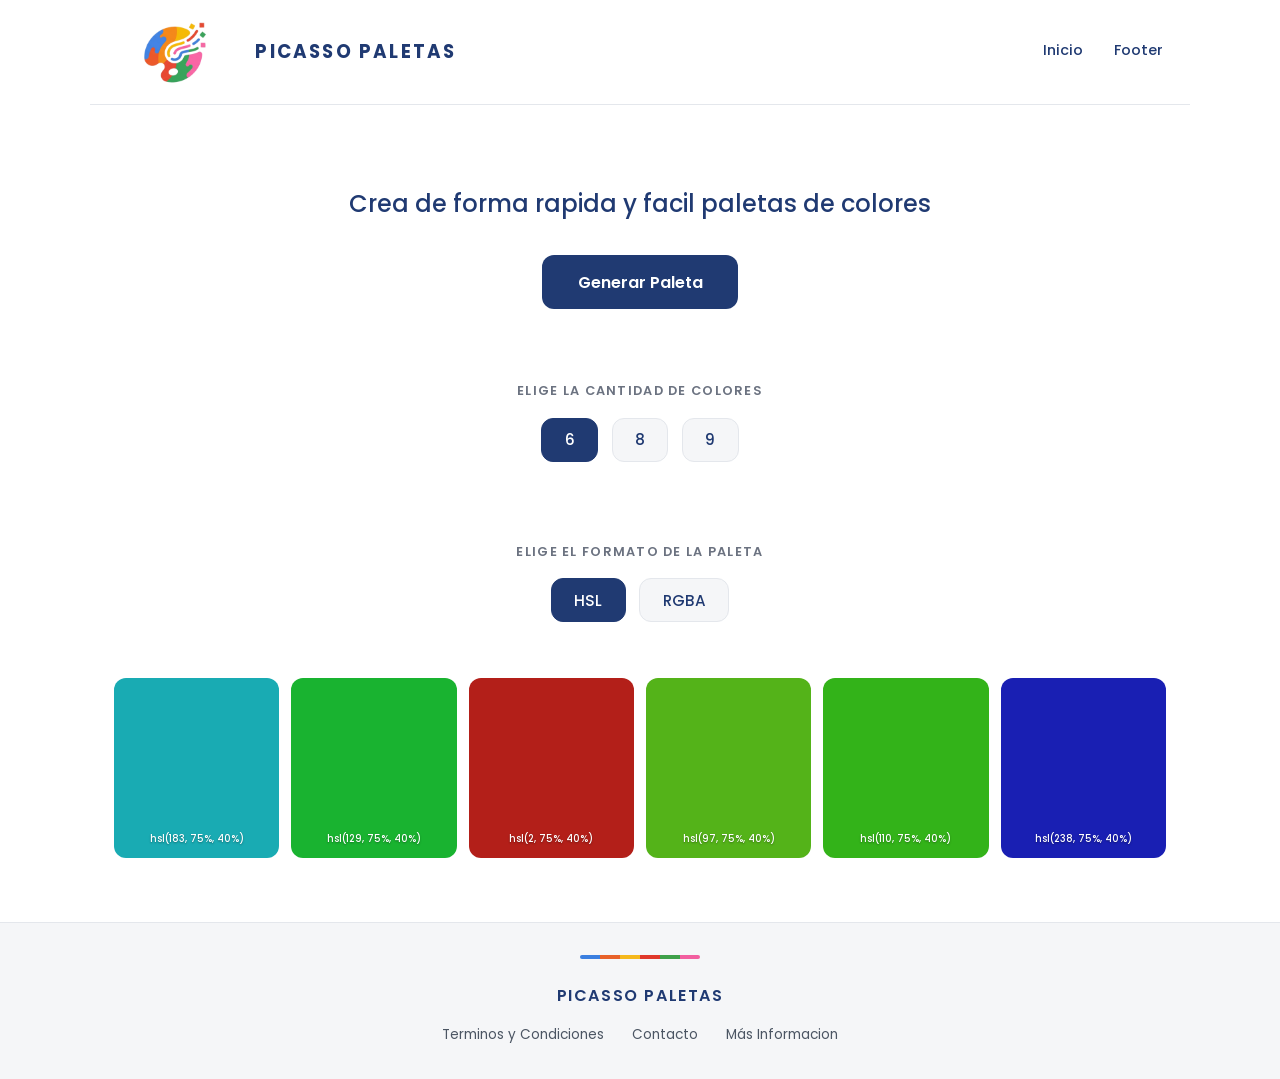
<file: index.html>
<!DOCTYPE html>
<html lang="es">
<head>
    <meta charset="UTF-8">
    <meta name="viewport" content="width=device-width, initial-scale=1.0">
    <title>Picasso Paletas - Crea tus paletas de colores</title>
    <link rel = "stylesheet" href="src/css/styles.css">
    <script src="src/js/script.js" defer></script>
</head>
<body>
    <header class="encabezado">
        <img class="encabezado-imagen" src="src/pictures/trimmed-image.png" alt="imgagen del logo">
        <h1 class="encabezado-titulo">PICASSO PALETAS</h1>
        <nav>
            <a href="/">Inicio</a>
            <a href="#footer">Footer</a>
        </nav>
    </header>
        
    <main>
        <p>Crea de forma rapida y facil paletas de colores</p>
        <button class="boton-principal" type="button">Generar Paleta</button>
    </main>
    
    <section id="seccion-cantidad" class="seccion-seleccion">
        <h2>Elige la cantidad de colores</h2>
        <button class="boton-seleccion activo" type="button">6</button>
        <button class="boton-seleccion" type="button">8</button>
        <button class="boton-seleccion" type="button">9</button>
    </section>
    
    <section id="seccion-formato" class="seccion-seleccion">
        <h2>Elige el formato de la paleta</h2>
        <button class="boton-seleccion activo" type="button">HSL</button>
        <button class="boton-seleccion" type="button">RGBA</button>
    </section>

    <section class="seccion-paleta"></section>

    <footer id="footer">
        <p>Picasso Paletas</p>
        <a href="#">Terminos y Condiciones</a>
        <a href="/contacto">Contacto</a>
        <a href="#">Más Informacion</a>
    </footer>

    <div id="alertaCopiado">Se copio el codigo del color</div>
</body>

</html>
</file>
<file: src/css/styles.css>
/*PICASSO PALETAS — hoja de estilos*/

@import url('https://fonts.googleapis.com/css2?family=Poppins:wght@400;500;600;700&display=swap');

/* Variables*/
:root {
  --navy:    #203A72;   /* texto "Picasso" */
  --azul:    #3B7FE0;
  --naranja: #E8622A;
  --amarillo:#F5B81C;
  --rojo:    #E0392B;
  --verde:   #3FA14A;
  --rosa:    #F25FA0;

  --fondo:   #FFFFFF;
  --gris:    #F5F6F8;
  --borde:   #E4E7EC;
  --texto:   #3A4252;

  --radio:   12px;
  --max:     1100px;
}

/*  Reset básico */
* { margin: 0; padding: 0; box-sizing: border-box; }

body {
  font-family: 'Poppins', system-ui, sans-serif;
  color: var(--texto);
  background: var(--fondo);
  line-height: 1.6;
}

a { color: var(--navy); text-decoration: none; }
a:hover { color: var(--azul); }

/*  Header  */
.encabezado {
  display: flex;
  align-items: center;
  gap: 1.5rem;
  max-width: var(--max);
  margin: 0 auto;
  padding: 1.25rem 1.5rem;
  border-bottom: 1px solid var(--borde);
}

.encabezado-titulo {
  font-size: 1.15rem;
  font-weight: 700;
  letter-spacing: 0.12em;
  color: var(--navy);           
  margin-right: auto; 
}

.encabezado-imagen {
  height: 4rem;
  object-fit: contain;
}

.encabezado nav {
  display: flex;
  gap: 1.5rem;
}

nav a{
  font-size: 0.9rem;
  font-weight: 500;
  padding: 0.4rem 0.2rem;
  border-bottom: 2px solid transparent;
  transition: border-color 0.2s;
}
nav a:hover { border-bottom-color: var(--azul); }

/*  Main (bloque principal) */
main {
  max-width: var(--max);
  margin: 0 auto;
  padding: 5rem 1.5rem 3rem;
  text-align: center;
}

main p {
  font-size: 1.5rem;
  font-weight: 500;
  color: var(--navy);
  margin-bottom: 2rem;
}

/* Botón principal */
.boton-principal {
  font-family: inherit;
  font-size: 1rem;
  font-weight: 600;
  color: #fff;
  background: var(--navy);
  border: none;
  border-radius: var(--radio);
  padding: 0.9rem 2.2rem;
  cursor: pointer;
  transition: background 0.2s, transform 0.1s;
}
.boton-principal:hover    { background: var(--azul); }
.boton-principal:active   { transform: scale(0.97); }

/*  Secciones de opciones */
.seccion-seleccion {
  max-width: var(--max);
  margin: 0 auto 2rem;
  padding: 1.5rem;
  text-align: center;
}

.seccion-seleccion h2 {
  font-size: 0.8rem;
  font-weight: 600;
  letter-spacing: 0.1em;
  text-transform: uppercase;
  color: #6B7280;
  margin-bottom: 1rem;
}

/* Botones secundarios (cantidad y formato) */
.boton-seleccion {
  font-family: inherit;
  font-size: 0.95rem;
  font-weight: 500;
  color: var(--navy);
  background: var(--gris);
  border: 1px solid var(--borde);
  border-radius: var(--radio);
  padding: 0.6rem 1.4rem;
  margin: 0 0.3rem;
  cursor: pointer;
  transition: all 0.2s;
}

.boton-seleccion:hover {
  background: #fff;
  border-color: var(--navy);
}

/* Clase para marcar la opción elegida desde JS */
.boton-seleccion.activo {
  background: var(--navy);
  border-color: var(--navy);
  color: #fff;
}

/* Footer */
footer {
  margin-top: 4rem;
  padding: 2rem 1.5rem;
  background: var(--gris);
  border-top: 1px solid var(--borde);
  text-align: center;
}

footer p {
  font-weight: 600;
  letter-spacing: 0.1em;
  text-transform: uppercase;
  color: var(--navy);
  margin-bottom: 0.75rem;
}

footer a {
  font-size: 0.85rem;
  margin: 0 0.75rem;
  color: #4B5563;
}
footer a:hover { color: var(--navy); }

/* Línea de colores del logo como detalle decorativo */
footer::before {
  content: "";
  display: block;
  width: 120px;
  height: 4px;
  margin: 0 auto 1.5rem;
  border-radius: 4px;
  background: linear-gradient(to right,
    var(--azul)    0% 16.6%,
    var(--naranja) 16.6% 33.3%,
    var(--amarillo)33.3% 50%,
    var(--rojo)    50% 66.6%,
    var(--verde)   66.6% 83.3%,
    var(--rosa)    83.3% 100%);
}

/*  Contenedor de la paleta (JS DOM)*/
.seccion-paleta {
  display: grid;
  grid-template-columns: repeat(auto-fit, minmax(120px, 1fr));
  gap: 0.75rem;
  max-width: var(--max);
  margin: 0 auto;
  padding: 0 1.5rem;
}

.seccion-paleta--color {
  height: 180px;
  border-radius: var(--radio);
  display: flex;
  align-items: flex-end;
  justify-content: center;
  padding-bottom: 0.75rem;
  font-size: 0.6rem;
  font-weight: 500;
  color: #fff;
  text-shadow: 0 1px 2px rgba(0,0,0,0.35);
  cursor: pointer;
}

/*  Alerta de copiado  */
#alertaCopiado {
  position: fixed;
  bottom: 2rem;
  left: 15%;
  transform: translateX(-50%) translateY(1rem);

  background: var(--navy);
  color: #fff;
  font-size: 0.9rem;
  font-weight: 500;
  padding: 0.75rem 1.5rem;
  border-radius: var(--radio);
  box-shadow: 0 4px 12px rgba(0, 0, 0, 0.15);

  opacity: 0;
  pointer-events: none;
  transition: opacity 0.3s, transform 0.3s;
}

#alertaCopiado.visible {
  opacity: 1;
  transform: translateX(-50%) translateY(0);
}

/*  Responsive  */
@media (max-width: 640px) {
  .encabezado {
    flex-wrap: wrap;
    justify-content: center;
    gap: 0.75rem;
  }
  .encabezado-titulo { margin-right: 0; width: 100%; text-align: center;}
  main { padding-top: 3rem; }
  main p { font-size: 1.2rem; }
  .boton-seleccion { margin-bottom: 0.5rem; }
}
</file>
